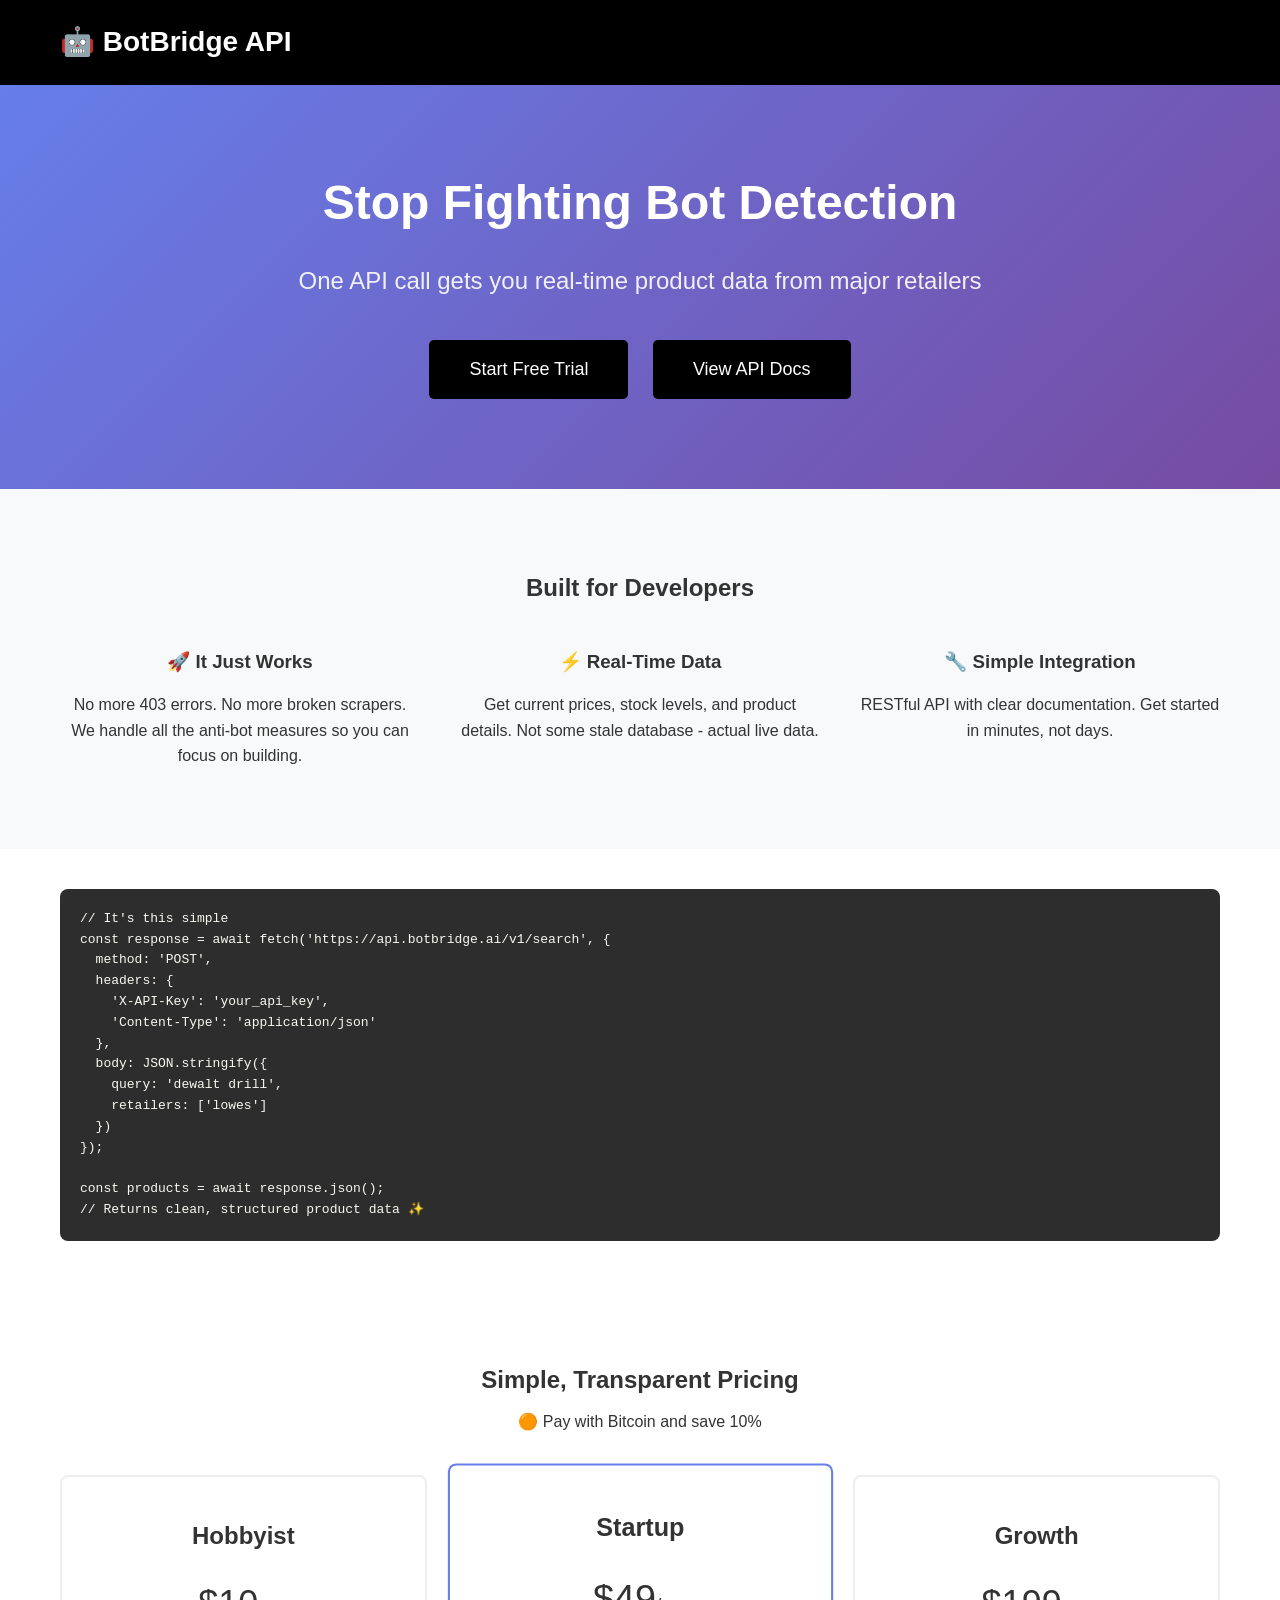
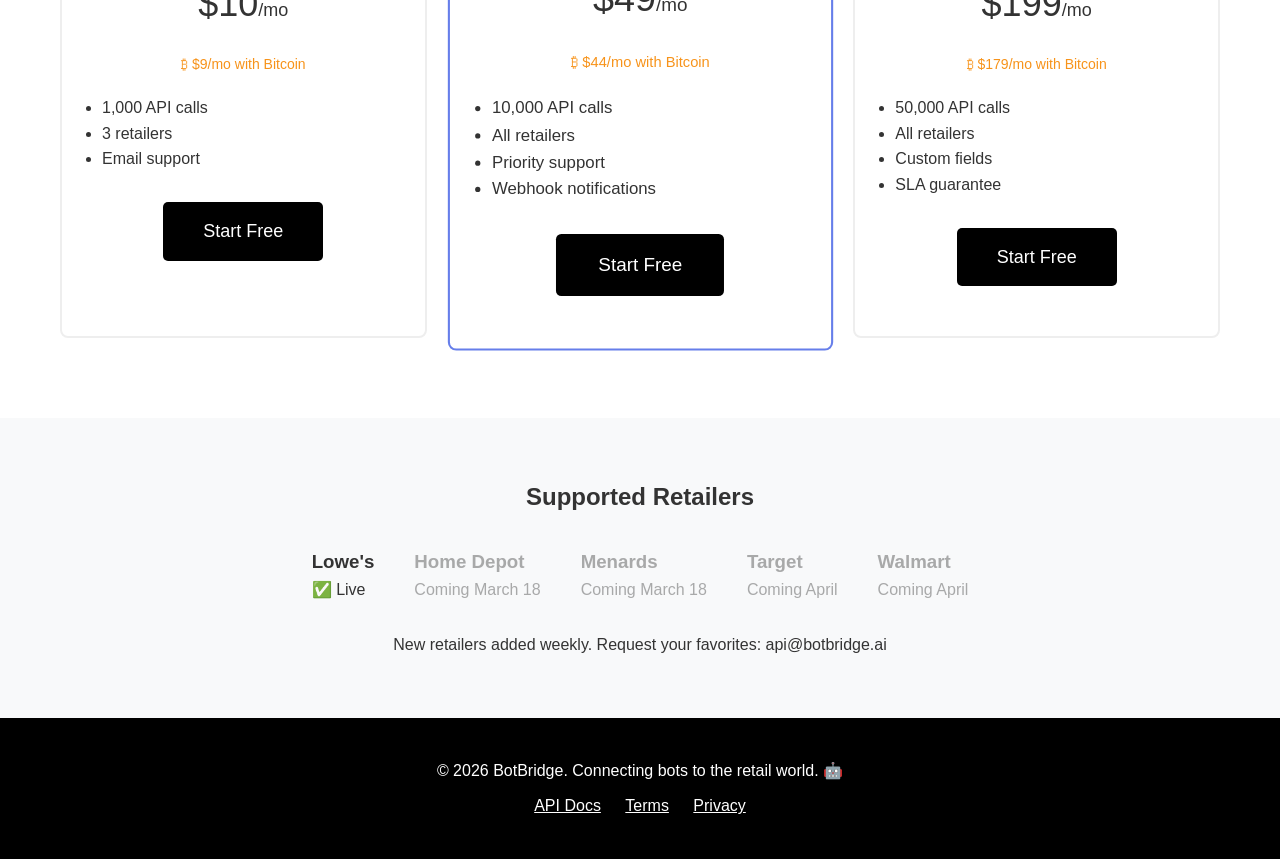
<file: landing/index.html>
<!DOCTYPE html>
<html lang="en">
<head>
    <meta charset="UTF-8">
    <meta name="viewport" content="width=device-width, initial-scale=1.0">
    <title>BotBridge - Unified Retail API for AI Assistants</title>
    <style>
        * { margin: 0; padding: 0; box-sizing: border-box; }
        body { 
            font-family: -apple-system, BlinkMacSystemFont, 'Segoe UI', Roboto, sans-serif;
            line-height: 1.6;
            color: #333;
        }
        .container { max-width: 1200px; margin: 0 auto; padding: 0 20px; }
        header { background: #000; color: white; padding: 20px 0; }
        header h1 { font-size: 28px; }
        .hero { 
            background: linear-gradient(135deg, #667eea 0%, #764ba2 100%);
            color: white; 
            padding: 80px 0; 
            text-align: center;
        }
        .hero h2 { font-size: 48px; margin-bottom: 20px; }
        .hero p { font-size: 24px; margin-bottom: 30px; opacity: 0.9; }
        .cta { 
            display: inline-block; 
            background: #000; 
            color: white; 
            padding: 15px 40px; 
            text-decoration: none;
            border-radius: 5px;
            font-size: 18px;
            margin: 10px;
        }
        .cta:hover { background: #333; }
        .features { padding: 80px 0; background: #f8f9fa; }
        .feature-grid { display: grid; grid-template-columns: repeat(auto-fit, minmax(300px, 1fr)); gap: 40px; }
        .feature { text-align: center; }
        .feature h3 { margin-bottom: 15px; }
        .code-sample { 
            background: #2d2d2d; 
            color: #f8f8f2;
            padding: 20px;
            border-radius: 8px;
            margin: 40px 0;
            overflow-x: auto;
        }
        .pricing { padding: 80px 0; }
        .pricing-grid { display: grid; grid-template-columns: repeat(auto-fit, minmax(250px, 1fr)); gap: 30px; margin-top: 40px; }
        .price-card { 
            background: white; 
            border: 2px solid #eee; 
            padding: 40px; 
            text-align: center;
            border-radius: 8px;
        }
        .price-card.featured { border-color: #667eea; transform: scale(1.05); }
        .price-card h3 { font-size: 24px; margin-bottom: 10px; }
        .price-card .price { font-size: 36px; margin: 20px 0; }
        .price-card .btc { font-size: 14px; color: #f7931a; }
        .retailers { padding: 60px 0; background: #f8f9fa; }
        .retailer-list { display: flex; justify-content: center; gap: 40px; margin-top: 30px; flex-wrap: wrap; }
        .retailer { opacity: 0.4; }
        .retailer.active { opacity: 1; }
        footer { background: #000; color: white; padding: 40px 0; text-align: center; }
    </style>
</head>
<body>
    <header>
        <div class="container">
            <h1>🤖 BotBridge API</h1>
        </div>
    </header>

    <section class="hero">
        <div class="container">
            <h2>Stop Fighting Bot Detection</h2>
            <p>One API call gets you real-time product data from major retailers</p>
            <a href="#pricing" class="cta">Start Free Trial</a>
            <a href="https://api.botmagic.ai/docs" class="cta">View API Docs</a>
        </div>
    </section>

    <section class="features">
        <div class="container">
            <h2 style="text-align: center; margin-bottom: 40px;">Built for Developers</h2>
            <div class="feature-grid">
                <div class="feature">
                    <h3>🚀 It Just Works</h3>
                    <p>No more 403 errors. No more broken scrapers. We handle all the anti-bot measures so you can focus on building.</p>
                </div>
                <div class="feature">
                    <h3>⚡ Real-Time Data</h3>
                    <p>Get current prices, stock levels, and product details. Not some stale database - actual live data.</p>
                </div>
                <div class="feature">
                    <h3>🔧 Simple Integration</h3>
                    <p>RESTful API with clear documentation. Get started in minutes, not days.</p>
                </div>
            </div>
        </div>
    </section>

    <div class="container">
        <pre class="code-sample">
// It's this simple
const response = await fetch('https://api.botbridge.ai/v1/search', {
  method: 'POST',
  headers: {
    'X-API-Key': 'your_api_key',
    'Content-Type': 'application/json'
  },
  body: JSON.stringify({
    query: 'dewalt drill',
    retailers: ['lowes']
  })
});

const products = await response.json();
// Returns clean, structured product data ✨</pre>
    </div>

    <section class="pricing" id="pricing">
        <div class="container">
            <h2 style="text-align: center;">Simple, Transparent Pricing</h2>
            <p style="text-align: center; margin-top: 10px;">🟠 Pay with Bitcoin and save 10%</p>
            
            <div class="pricing-grid">
                <div class="price-card">
                    <h3>Hobbyist</h3>
                    <div class="price">$10<span style="font-size: 18px;">/mo</span></div>
                    <div class="btc">₿ $9/mo with Bitcoin</div>
                    <ul style="text-align: left; margin: 20px 0;">
                        <li>1,000 API calls</li>
                        <li>3 retailers</li>
                        <li>Email support</li>
                    </ul>
                    <a href="#" class="cta">Start Free</a>
                </div>
                
                <div class="price-card featured">
                    <h3>Startup</h3>
                    <div class="price">$49<span style="font-size: 18px;">/mo</span></div>
                    <div class="btc">₿ $44/mo with Bitcoin</div>
                    <ul style="text-align: left; margin: 20px 0;">
                        <li>10,000 API calls</li>
                        <li>All retailers</li>
                        <li>Priority support</li>
                        <li>Webhook notifications</li>
                    </ul>
                    <a href="#" class="cta">Start Free</a>
                </div>
                
                <div class="price-card">
                    <h3>Growth</h3>
                    <div class="price">$199<span style="font-size: 18px;">/mo</span></div>
                    <div class="btc">₿ $179/mo with Bitcoin</div>
                    <ul style="text-align: left; margin: 20px 0;">
                        <li>50,000 API calls</li>
                        <li>All retailers</li>
                        <li>Custom fields</li>
                        <li>SLA guarantee</li>
                    </ul>
                    <a href="#" class="cta">Start Free</a>
                </div>
            </div>
        </div>
    </section>

    <section class="retailers">
        <div class="container">
            <h2 style="text-align: center;">Supported Retailers</h2>
            <div class="retailer-list">
                <div class="retailer active">
                    <h3>Lowe's</h3>
                    <p>✅ Live</p>
                </div>
                <div class="retailer">
                    <h3>Home Depot</h3>
                    <p>Coming March 18</p>
                </div>
                <div class="retailer">
                    <h3>Menards</h3>
                    <p>Coming March 18</p>
                </div>
                <div class="retailer">
                    <h3>Target</h3>
                    <p>Coming April</p>
                </div>
                <div class="retailer">
                    <h3>Walmart</h3>
                    <p>Coming April</p>
                </div>
            </div>
            <p style="text-align: center; margin-top: 30px;">
                New retailers added weekly. Request your favorites: api@botbridge.ai
            </p>
        </div>
    </section>

    <footer>
        <div class="container">
            <p>© 2026 BotBridge. Connecting bots to the retail world. 🤖</p>
            <p style="margin-top: 10px;">
                <a href="/docs" style="color: white; margin: 0 10px;">API Docs</a>
                <a href="/terms" style="color: white; margin: 0 10px;">Terms</a>
                <a href="/privacy" style="color: white; margin: 0 10px;">Privacy</a>
            </p>
        </div>
    </footer>
</body>
</html>
</file>
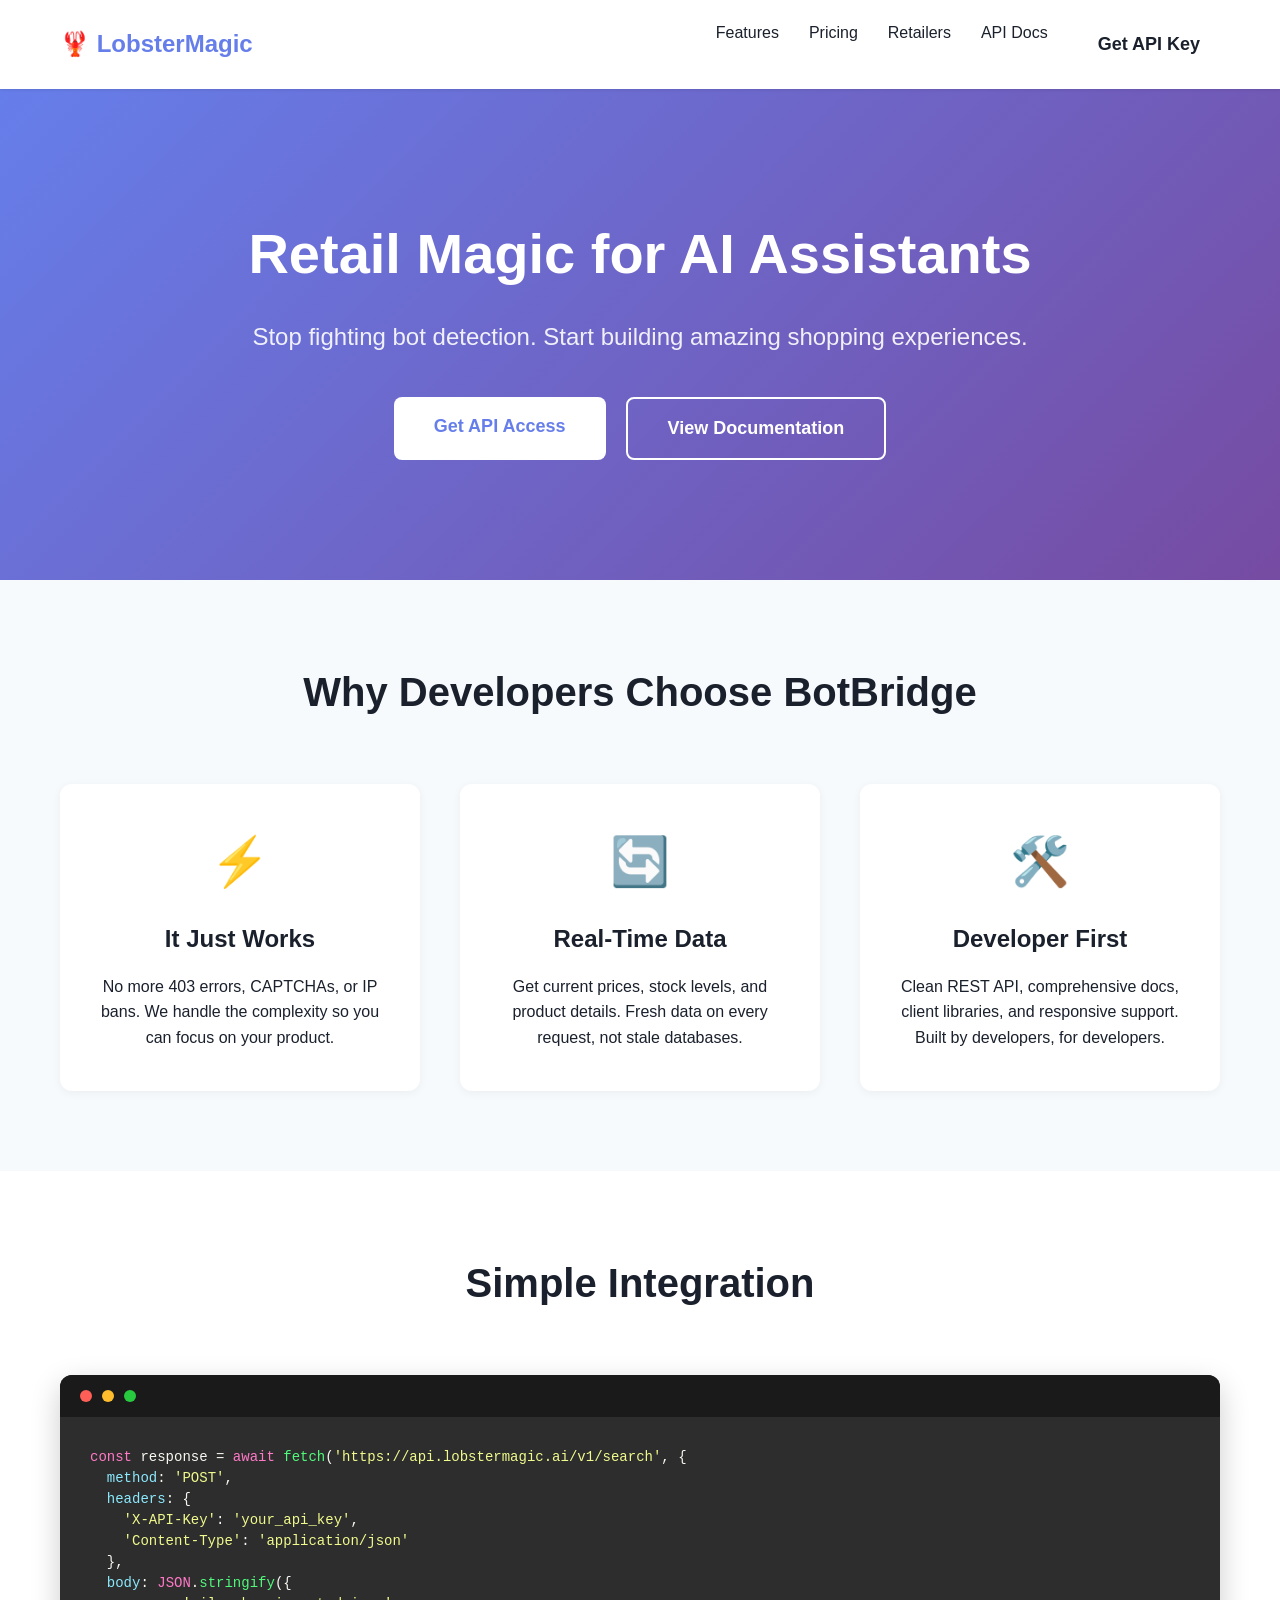
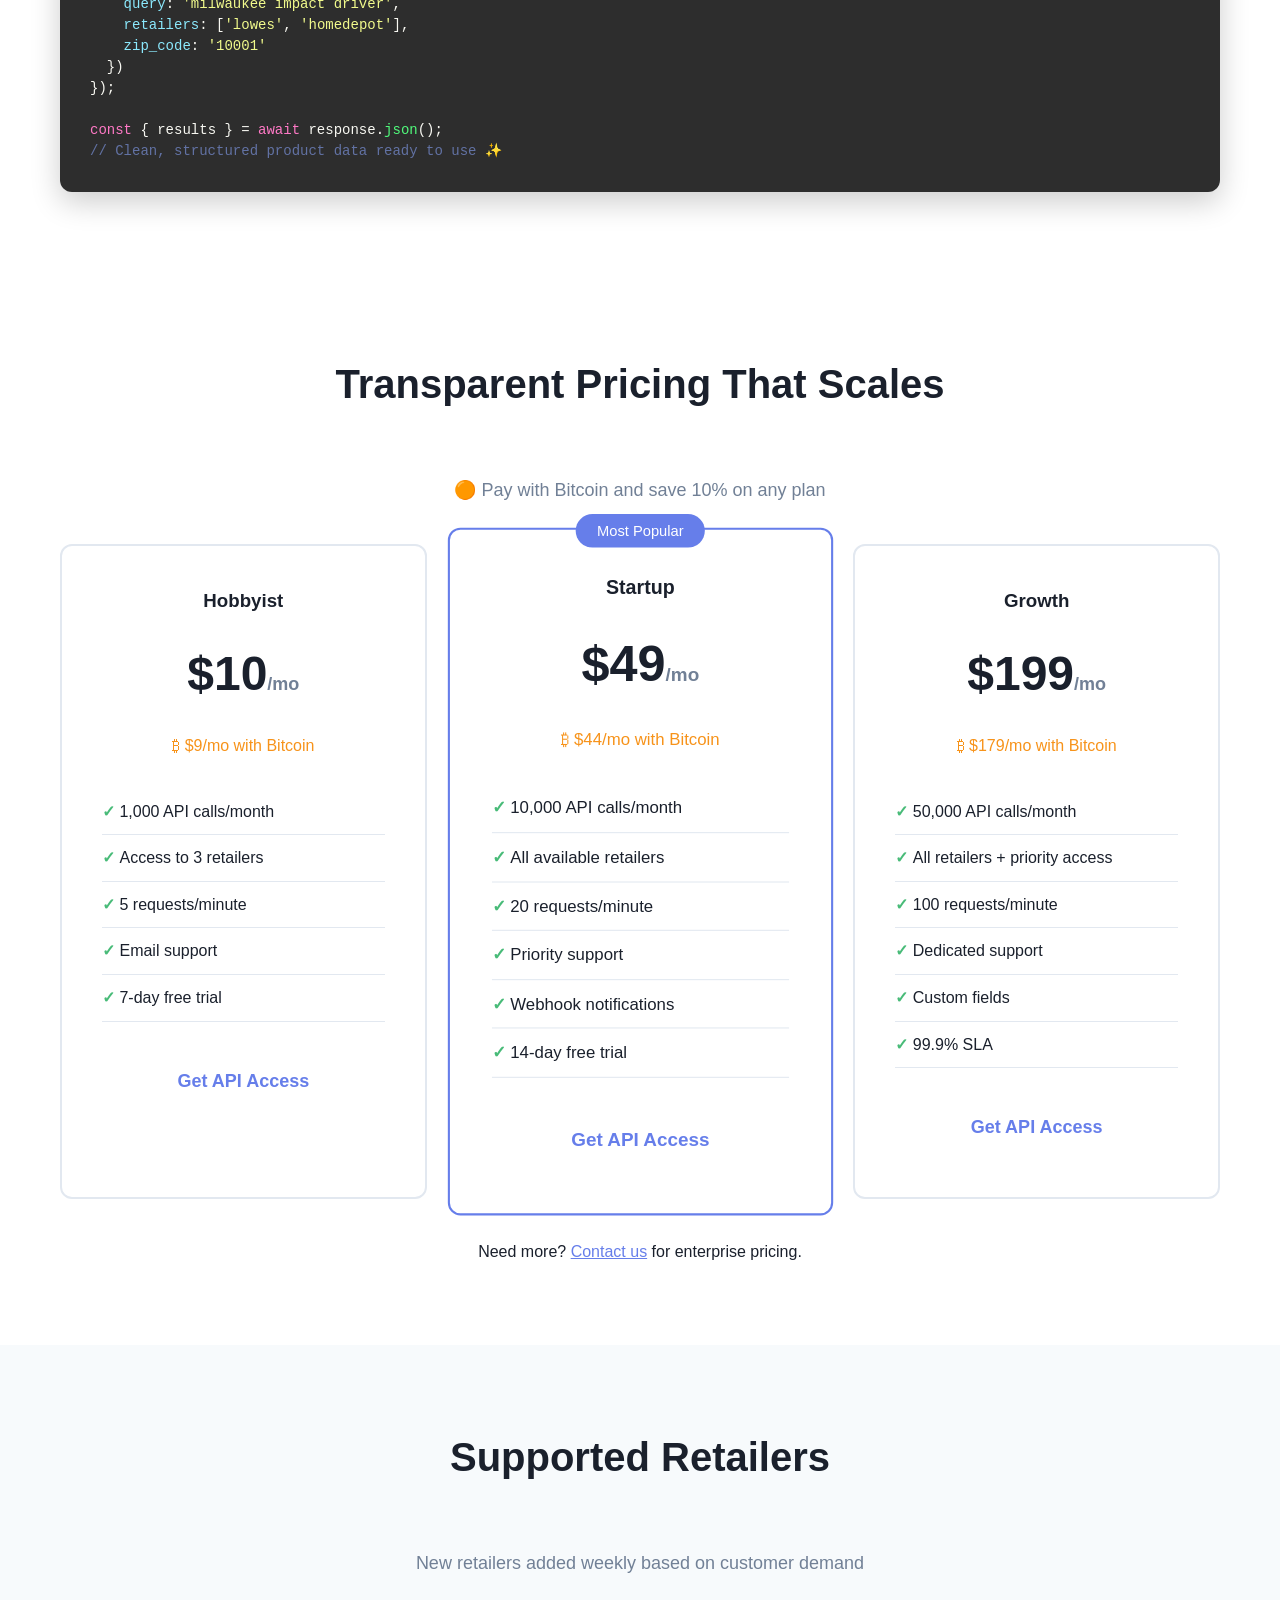
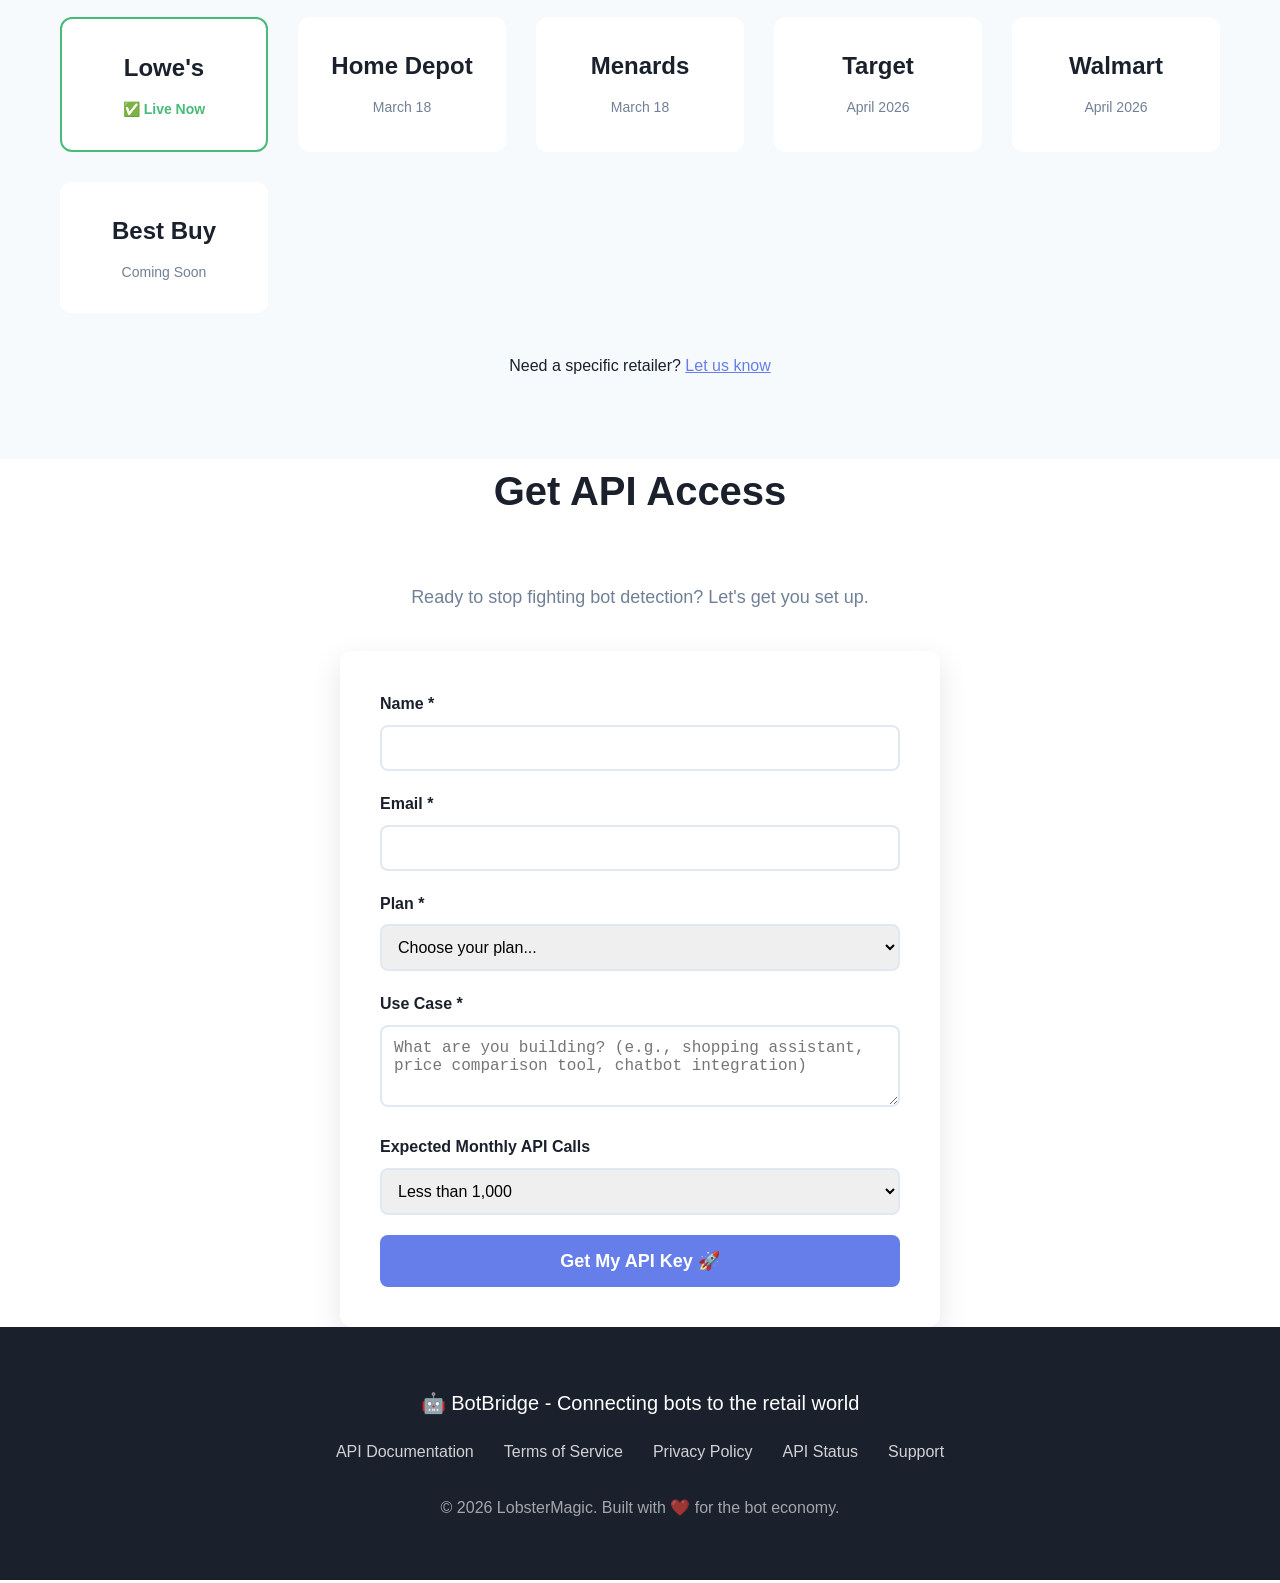
<file: landing/index-v2.html>
<!DOCTYPE html>
<html lang="en">
<head>
    <meta charset="UTF-8">
    <meta name="viewport" content="width=device-width, initial-scale=1.0">
    <title>LobsterMagic - Retail API for AI Assistants</title>
    <link rel="stylesheet" href="style.css">
    <meta name="description" content="Stop fighting retailer bot detection. One API call gets you real-time product data from major retailers. Built by Kodi 🦞 for developers.">
</head>
<body>
    <header>
        <div class="container">
            <nav class="nav">
                <div class="logo">🦞 LobsterMagic</div>
                <ul class="nav-links">
                    <li><a href="#features">Features</a></li>
                    <li><a href="#pricing">Pricing</a></li>
                    <li><a href="#retailers">Retailers</a></li>
                    <li><a href="https://api.lobstermagic.ai/docs">API Docs</a></li>
                    <li><a href="#" class="btn btn-primary" style="padding: 10px 20px;">Get API Key</a></li>
                </ul>
            </nav>
        </div>
    </header>

    <section class="hero">
        <div class="container">
            <h1>Retail Magic for AI Assistants</h1>
            <p>Stop fighting bot detection. Start building amazing shopping experiences.</p>
            <div class="hero-buttons">
                <a href="#contact" class="btn btn-primary">Get API Access</a>
                <a href="https://api.lobstermagic.ai/docs" class="btn btn-secondary">View Documentation</a>
            </div>
        </div>
    </section>

    <section class="features" id="features">
        <div class="container">
            <h2 class="section-title">Why Developers Choose BotBridge</h2>
            <div class="feature-grid">
                <div class="feature-card">
                    <div class="feature-icon">⚡</div>
                    <h3>It Just Works</h3>
                    <p>No more 403 errors, CAPTCHAs, or IP bans. We handle the complexity so you can focus on your product.</p>
                </div>
                <div class="feature-card">
                    <div class="feature-icon">🔄</div>
                    <h3>Real-Time Data</h3>
                    <p>Get current prices, stock levels, and product details. Fresh data on every request, not stale databases.</p>
                </div>
                <div class="feature-card">
                    <div class="feature-icon">🛠️</div>
                    <h3>Developer First</h3>
                    <p>Clean REST API, comprehensive docs, client libraries, and responsive support. Built by developers, for developers.</p>
                </div>
            </div>
        </div>
    </section>

    <section class="code-section">
        <div class="container">
            <h2 class="section-title">Simple Integration</h2>
            <div class="code-wrapper">
                <div class="code-header">
                    <div class="code-dot"></div>
                    <div class="code-dot"></div>
                    <div class="code-dot"></div>
                </div>
                <pre class="code-sample"><code><span style="color: #ff79c6;">const</span> response = <span style="color: #ff79c6;">await</span> <span style="color: #50fa7b;">fetch</span>(<span style="color: #f1fa8c;">'https://api.lobstermagic.ai/v1/search'</span>, {
  <span style="color: #8be9fd;">method</span>: <span style="color: #f1fa8c;">'POST'</span>,
  <span style="color: #8be9fd;">headers</span>: {
    <span style="color: #f1fa8c;">'X-API-Key'</span>: <span style="color: #f1fa8c;">'your_api_key'</span>,
    <span style="color: #f1fa8c;">'Content-Type'</span>: <span style="color: #f1fa8c;">'application/json'</span>
  },
  <span style="color: #8be9fd;">body</span>: <span style="color: #ff79c6;">JSON</span>.<span style="color: #50fa7b;">stringify</span>({
    <span style="color: #8be9fd;">query</span>: <span style="color: #f1fa8c;">'milwaukee impact driver'</span>,
    <span style="color: #8be9fd;">retailers</span>: [<span style="color: #f1fa8c;">'lowes'</span>, <span style="color: #f1fa8c;">'homedepot'</span>],
    <span style="color: #8be9fd;">zip_code</span>: <span style="color: #f1fa8c;">'10001'</span>
  })
});

<span style="color: #ff79c6;">const</span> { results } = <span style="color: #ff79c6;">await</span> response.<span style="color: #50fa7b;">json</span>();
<span style="color: #6272a4;">// Clean, structured product data ready to use ✨</span></code></pre>
            </div>
        </div>
    </section>

    <section class="pricing" id="pricing">
        <div class="container">
            <h2 class="section-title">Transparent Pricing That Scales</h2>
            <p style="text-align: center; font-size: 18px; color: var(--gray); margin-bottom: 40px;">
                🟠 Pay with Bitcoin and save 10% on any plan
            </p>
            
            <div class="pricing-grid">
                <div class="price-card">
                    <h3>Hobbyist</h3>
                    <div class="price">$10<span class="price-period">/mo</span></div>
                    <div class="btc-price">₿ $9/mo with Bitcoin</div>
                    <ul class="price-features">
                        <li>1,000 API calls/month</li>
                        <li>Access to 3 retailers</li>
                        <li>5 requests/minute</li>
                        <li>Email support</li>
                        <li>7-day free trial</li>
                    </ul>
                    <a href="mailto:kodi@lobstermagic.ai?subject=Hobbyist API Access&body=Hi! I'd like the Hobbyist plan. My use case: " class="btn btn-primary" style="width: 100%;">Get API Access</a>
                </div>
                
                <div class="price-card featured">
                    <span class="featured-badge">Most Popular</span>
                    <h3>Startup</h3>
                    <div class="price">$49<span class="price-period">/mo</span></div>
                    <div class="btc-price">₿ $44/mo with Bitcoin</div>
                    <ul class="price-features">
                        <li>10,000 API calls/month</li>
                        <li>All available retailers</li>
                        <li>20 requests/minute</li>
                        <li>Priority support</li>
                        <li>Webhook notifications</li>
                        <li>14-day free trial</li>
                    </ul>
                    <a href="mailto:kodi@lobstermagic.ai?subject=Startup API Access&body=Hi! I'd like the Startup plan ($49/mo). My use case: " class="btn btn-primary" style="width: 100%;">Get API Access</a>
                </div>
                
                <div class="price-card">
                    <h3>Growth</h3>
                    <div class="price">$199<span class="price-period">/mo</span></div>
                    <div class="btc-price">₿ $179/mo with Bitcoin</div>
                    <ul class="price-features">
                        <li>50,000 API calls/month</li>
                        <li>All retailers + priority access</li>
                        <li>100 requests/minute</li>
                        <li>Dedicated support</li>
                        <li>Custom fields</li>
                        <li>99.9% SLA</li>
                    </ul>
                    <a href="mailto:kodi@lobstermagic.ai?subject=Growth API Access&body=Hi! I'd like the Growth plan ($199/mo). My use case: " class="btn btn-primary" style="width: 100%;">Get API Access</a>
                </div>
            </div>
            
            <p style="text-align: center; margin-top: 40px;">
                Need more? <a href="mailto:sales@lobstermagic.ai" style="color: var(--primary);">Contact us</a> for enterprise pricing.
            </p>
        </div>
    </section>

    <section class="retailers" id="retailers">
        <div class="container">
            <h2 class="section-title">Supported Retailers</h2>
            <p style="text-align: center; font-size: 18px; color: var(--gray); margin-bottom: 40px;">
                New retailers added weekly based on customer demand
            </p>
            
            <div class="retailer-grid">
                <div class="retailer-card active">
                    <h3>Lowe's</h3>
                    <p class="status live">✅ Live Now</p>
                </div>
                <div class="retailer-card">
                    <h3>Home Depot</h3>
                    <p class="status">March 18</p>
                </div>
                <div class="retailer-card">
                    <h3>Menards</h3>
                    <p class="status">March 18</p>
                </div>
                <div class="retailer-card">
                    <h3>Target</h3>
                    <p class="status">April 2026</p>
                </div>
                <div class="retailer-card">
                    <h3>Walmart</h3>
                    <p class="status">April 2026</p>
                </div>
                <div class="retailer-card">
                    <h3>Best Buy</h3>
                    <p class="status">Coming Soon</p>
                </div>
            </div>
            
            <p style="text-align: center; margin-top: 40px;">
                Need a specific retailer? <a href="mailto:api.lobstermagic.ai" style="color: var(--primary);">Let us know</a>
            </p>
        </div>
    </section>

    <section class="contact" id="contact">
        <div class="container">
            <h2 class="section-title">Get API Access</h2>
            <p style="text-align: center; font-size: 18px; color: var(--gray); margin-bottom: 40px;">
                Ready to stop fighting bot detection? Let's get you set up.
            </p>
            
            <div style="max-width: 600px; margin: 0 auto;">
                <form name="contact" method="POST" netlify style="background: white; padding: 40px; border-radius: 12px; box-shadow: 0 10px 30px rgba(0,0,0,0.1);">
                    <input type="hidden" name="form-name" value="contact">
                    
                    <div style="margin-bottom: 20px;">
                        <label style="display: block; margin-bottom: 8px; font-weight: 600;">Name *</label>
                        <input type="text" name="name" required style="width: 100%; padding: 12px; border: 2px solid #e2e8f0; border-radius: 8px; font-size: 16px;">
                    </div>
                    
                    <div style="margin-bottom: 20px;">
                        <label style="display: block; margin-bottom: 8px; font-weight: 600;">Email *</label>
                        <input type="email" name="email" required style="width: 100%; padding: 12px; border: 2px solid #e2e8f0; border-radius: 8px; font-size: 16px;">
                    </div>
                    
                    <div style="margin-bottom: 20px;">
                        <label style="display: block; margin-bottom: 8px; font-weight: 600;">Plan *</label>
                        <select name="plan" required style="width: 100%; padding: 12px; border: 2px solid #e2e8f0; border-radius: 8px; font-size: 16px;">
                            <option value="">Choose your plan...</option>
                            <option value="hobbyist">Hobbyist - $10/mo</option>
                            <option value="startup">Startup - $49/mo (Most Popular)</option>
                            <option value="growth">Growth - $199/mo</option>
                            <option value="enterprise">Enterprise - Custom</option>
                        </select>
                    </div>
                    
                    <div style="margin-bottom: 20px;">
                        <label style="display: block; margin-bottom: 8px; font-weight: 600;">Use Case *</label>
                        <textarea name="usecase" rows="3" required placeholder="What are you building? (e.g., shopping assistant, price comparison tool, chatbot integration)" style="width: 100%; padding: 12px; border: 2px solid #e2e8f0; border-radius: 8px; font-size: 16px; resize: vertical;"></textarea>
                    </div>
                    
                    <div style="margin-bottom: 20px;">
                        <label style="display: block; margin-bottom: 8px; font-weight: 600;">Expected Monthly API Calls</label>
                        <select name="volume" style="width: 100%; padding: 12px; border: 2px solid #e2e8f0; border-radius: 8px; font-size: 16px;">
                            <option value="<1000">Less than 1,000</option>
                            <option value="1000-10000">1,000 - 10,000</option>
                            <option value="10000-50000">10,000 - 50,000</option>
                            <option value=">50000">More than 50,000</option>
                        </select>
                    </div>
                    
                    <button type="submit" style="width: 100%; padding: 15px; background: var(--primary); color: white; border: none; border-radius: 8px; font-size: 18px; font-weight: 600; cursor: pointer;">
                        Get My API Key 🚀
                    </button>
                </form>
            </div>
        </div>
    </section>

    <footer>
        <div class="container">
            <p style="font-size: 20px; margin-bottom: 20px;">
                🤖 BotBridge - Connecting bots to the retail world
            </p>
            <div class="footer-links">
                <a href="https://api.lobstermagic.ai/docs">API Documentation</a>
                <a href="/terms">Terms of Service</a>
                <a href="/privacy">Privacy Policy</a>
                <a href="https://status.botbridge.ai">API Status</a>
                <a href="mailto:support@lobstermagic.ai">Support</a>
            </div>
            <p style="margin-top: 30px; opacity: 0.6;">
                © 2026 LobsterMagic. Built with ❤️ for the bot economy.
            </p>
        </div>
    </footer>
</body>
</html>
</file>
<file: landing/style.css>
/* BotBridge Professional Styling */
:root {
    --primary: #667eea;
    --primary-dark: #5a67d8;
    --secondary: #764ba2;
    --success: #48bb78;
    --warning: #f7931a;
    --dark: #1a202c;
    --light: #f7fafc;
    --gray: #718096;
}

* {
    margin: 0;
    padding: 0;
    box-sizing: border-box;
}

body {
    font-family: -apple-system, BlinkMacSystemFont, 'Segoe UI', Roboto, sans-serif;
    line-height: 1.6;
    color: var(--dark);
}

.container {
    max-width: 1200px;
    margin: 0 auto;
    padding: 0 20px;
}

/* Header */
header {
    background: white;
    box-shadow: 0 1px 3px rgba(0,0,0,0.1);
    position: sticky;
    top: 0;
    z-index: 100;
}

.nav {
    display: flex;
    justify-content: space-between;
    align-items: center;
    padding: 20px 0;
}

.logo {
    font-size: 24px;
    font-weight: bold;
    color: var(--primary);
}

.nav-links {
    display: flex;
    gap: 30px;
    list-style: none;
}

.nav-links a {
    text-decoration: none;
    color: var(--dark);
    transition: color 0.3s;
}

.nav-links a:hover {
    color: var(--primary);
}

/* Hero */
.hero {
    background: linear-gradient(135deg, var(--primary) 0%, var(--secondary) 100%);
    color: white;
    padding: 120px 0;
    text-align: center;
}

.hero h1 {
    font-size: 56px;
    margin-bottom: 20px;
    font-weight: 800;
}

.hero p {
    font-size: 24px;
    margin-bottom: 40px;
    opacity: 0.9;
}

.hero-buttons {
    display: flex;
    gap: 20px;
    justify-content: center;
}

.btn {
    display: inline-block;
    padding: 15px 40px;
    text-decoration: none;
    border-radius: 8px;
    font-size: 18px;
    font-weight: 600;
    transition: all 0.3s;
}

.btn-primary {
    background: white;
    color: var(--primary);
}

.btn-primary:hover {
    transform: translateY(-2px);
    box-shadow: 0 10px 20px rgba(0,0,0,0.1);
}

.btn-secondary {
    background: transparent;
    color: white;
    border: 2px solid white;
}

.btn-secondary:hover {
    background: white;
    color: var(--primary);
}

/* Features */
.features {
    padding: 80px 0;
    background: var(--light);
}

.section-title {
    text-align: center;
    font-size: 40px;
    margin-bottom: 60px;
}

.feature-grid {
    display: grid;
    grid-template-columns: repeat(auto-fit, minmax(300px, 1fr));
    gap: 40px;
}

.feature-card {
    background: white;
    padding: 40px;
    border-radius: 12px;
    text-align: center;
    box-shadow: 0 2px 10px rgba(0,0,0,0.05);
    transition: transform 0.3s;
}

.feature-card:hover {
    transform: translateY(-5px);
}

.feature-icon {
    font-size: 48px;
    margin-bottom: 20px;
}

.feature-card h3 {
    font-size: 24px;
    margin-bottom: 15px;
}

/* Code Sample */
.code-section {
    padding: 80px 0;
}

.code-wrapper {
    background: #2d2d2d;
    border-radius: 12px;
    overflow: hidden;
    box-shadow: 0 10px 30px rgba(0,0,0,0.2);
}

.code-header {
    background: #1a1a1a;
    padding: 15px 20px;
    display: flex;
    gap: 10px;
}

.code-dot {
    width: 12px;
    height: 12px;
    border-radius: 50%;
    background: #ff5f56;
}

.code-dot:nth-child(2) { background: #ffbd2e; }
.code-dot:nth-child(3) { background: #27c93f; }

.code-sample {
    padding: 30px;
    overflow-x: auto;
    color: #f8f8f2;
    font-family: 'Monaco', 'Menlo', monospace;
    font-size: 14px;
    line-height: 1.5;
}

/* Pricing */
.pricing {
    padding: 80px 0;
}

.pricing-grid {
    display: grid;
    grid-template-columns: repeat(auto-fit, minmax(300px, 1fr));
    gap: 30px;
    margin-top: 40px;
}

.price-card {
    background: white;
    border: 2px solid #e2e8f0;
    padding: 40px;
    text-align: center;
    border-radius: 12px;
    position: relative;
    transition: all 0.3s;
}

.price-card:hover {
    border-color: var(--primary);
    transform: translateY(-5px);
}

.price-card.featured {
    border-color: var(--primary);
    transform: scale(1.05);
}

.featured-badge {
    position: absolute;
    top: -15px;
    left: 50%;
    transform: translateX(-50%);
    background: var(--primary);
    color: white;
    padding: 5px 20px;
    border-radius: 20px;
    font-size: 14px;
}

.price {
    font-size: 48px;
    font-weight: bold;
    margin: 20px 0;
}

.price-period {
    font-size: 18px;
    color: var(--gray);
}

.btc-price {
    color: var(--warning);
    font-size: 16px;
    margin-top: 5px;
}

.price-features {
    list-style: none;
    margin: 30px 0;
    text-align: left;
}

.price-features li {
    padding: 10px 0;
    border-bottom: 1px solid #e2e8f0;
}

.price-features li:before {
    content: "✓ ";
    color: var(--success);
    font-weight: bold;
}

/* Retailers */
.retailers {
    padding: 80px 0;
    background: var(--light);
}

.retailer-grid {
    display: grid;
    grid-template-columns: repeat(auto-fit, minmax(200px, 1fr));
    gap: 30px;
    margin-top: 40px;
}

.retailer-card {
    background: white;
    padding: 30px;
    border-radius: 12px;
    text-align: center;
    transition: all 0.3s;
}

.retailer-card.active {
    border: 2px solid var(--success);
}

.retailer-card h3 {
    font-size: 24px;
    margin-bottom: 10px;
}

.status {
    font-size: 14px;
    color: var(--gray);
}

.status.live {
    color: var(--success);
    font-weight: bold;
}

/* Footer */
footer {
    background: var(--dark);
    color: white;
    padding: 60px 0;
    text-align: center;
}

.footer-links {
    display: flex;
    justify-content: center;
    gap: 30px;
    margin-top: 20px;
    flex-wrap: wrap;
}

.footer-links a {
    color: white;
    text-decoration: none;
    opacity: 0.8;
}

.footer-links a:hover {
    opacity: 1;
}

/* Responsive */
@media (max-width: 768px) {
    .hero h1 { font-size: 36px; }
    .hero p { font-size: 18px; }
    .hero-buttons { flex-direction: column; align-items: center; }
    .pricing-grid { grid-template-columns: 1fr; }
    .price-card.featured { transform: scale(1); }
}
</file>
